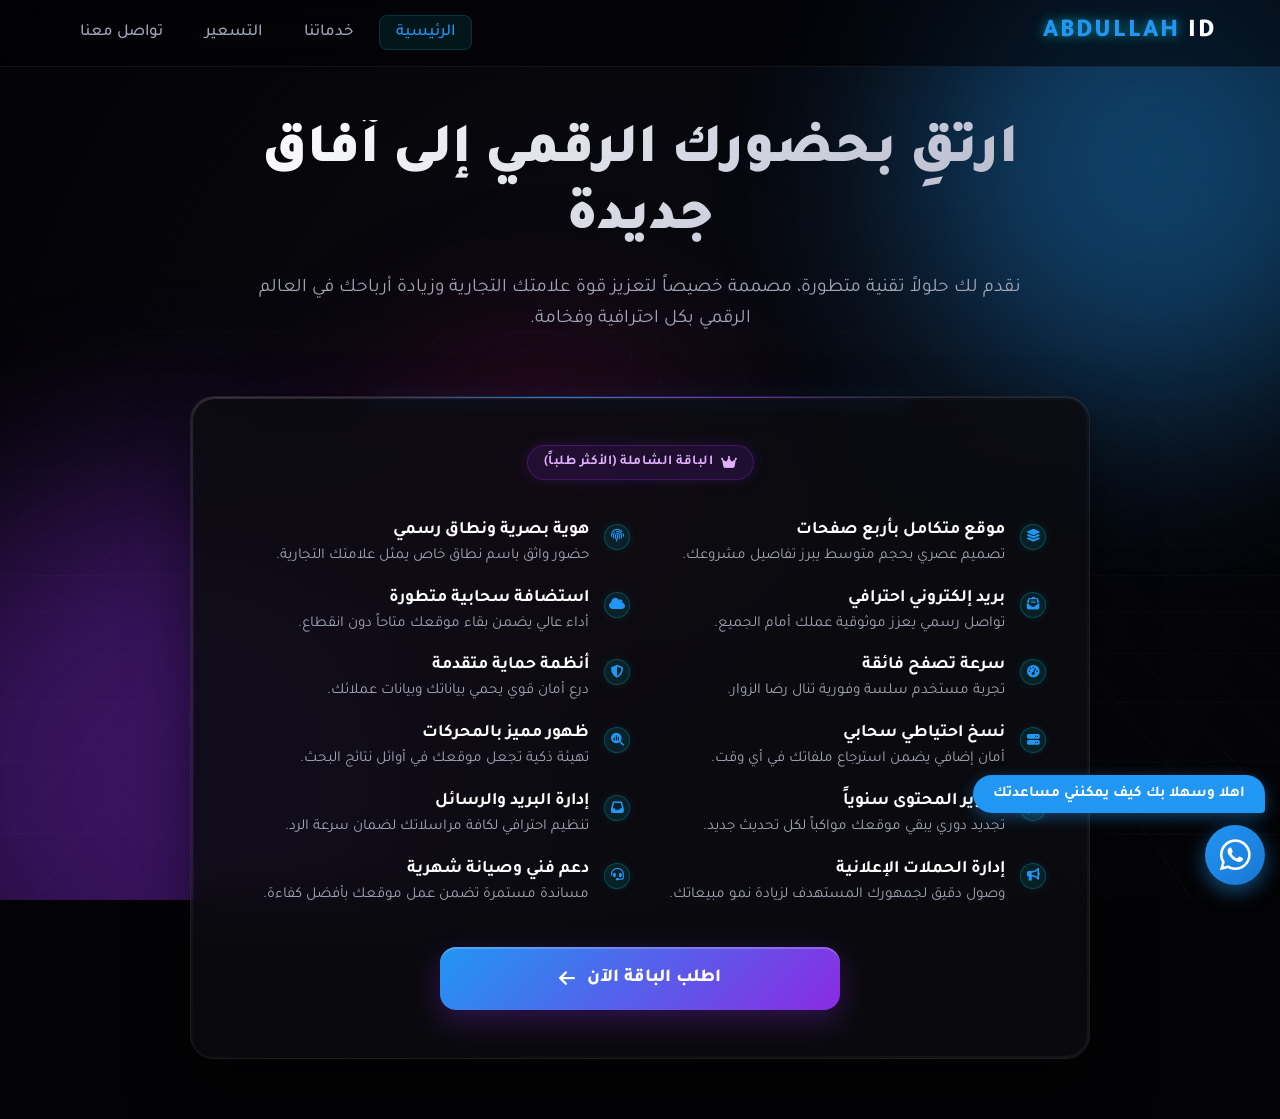
<file: index.html>
<!doctype html>
<html lang="ar" dir="rtl">
  <head>
    <meta charset="UTF-8" />
    <title>ABDULLAH ID | الهوية الرقمية والخدمات التقنية الاحترافية</title>
    <meta
      name="description"
      content="الموقع الرسمي لـ ABDULLAH ID، منصة متخصصة في تقديم الحلول البرمجية المبتكرة، تطوير المواقع الثابتة، وتحسين محركات البحث SEO لضمان حضور رقمي قوي."
    />
    <meta
      name="keywords"
      content="ABDULLAH ID, تطوير مواقع, برمجة, SEO, خدمات تقنية, تصميم مواقع ثابتة, عبدالله اي دي"
    />
    <meta name="author" content="ABDULLAH" />
    <meta name="robots" content="index, follow" />
    <meta name="viewport" content="width=device-width, initial-scale=1.0" />
    <link rel="canonical" href="https://abdullahid.com/" />

    <!-- Open Graph -->
    <meta
      property="og:title"
      content="ABDULLAH ID | الهوية الرقمية والخدمات التقنية الاحترافية"
    />
    <meta
      property="og:description"
      content="الموقع الرسمي لـ ABDULLAH ID، منصة متخصصة في تقديم الحلول البرمجية المبتكرة والخدمات التقنية."
    />
    <meta property="og:image" content="images/preview.jpg" />
    <meta property="og:url" content="https://abdullahid.com" />
    <meta property="og:type" content="website" />

    <!-- Google Search Console -->
    <meta name="google-site-verification" content="googlec8606c62c3909840" />

    <!-- Google Analytics -->
    <script
      async
      src="https://www.googletagmanager.com/gtag/js?id=G-4GL41S1E6L"
    ></script>
    <script>
      window.dataLayer = window.dataLayer || [];
      function gtag() {
        dataLayer.push(arguments);
      }
      gtag("js", new Date());
      gtag("config", "G-4GL41S1E6L");
    </script>

    <!-- Manifest & Favicon -->
    <link rel="manifest" href="manifest.json" />
    <link rel="icon" href="images/favicon.png" type="image/png" />

    <!-- Google Fonts -->
    <link rel="preconnect" href="https://fonts.googleapis.com" />
    <link rel="preconnect" href="https://fonts.gstatic.com" crossorigin />
    <link
      href="https://fonts.googleapis.com/css2?family=Tajawal:wght@400;500;700;800;900&display=swap"
      rel="stylesheet"
    />

    <!-- Font Awesome -->
    <link rel="stylesheet" href="css/all.min.css" />

    <!-- Custom CSS -->
    <link rel="stylesheet" href="css/style.css?v=2.0" />
    <script src="js/script.js" defer></script>
  </head>

  <body>
    <!-- Background Effects -->
    <div class="background-effects">
      <div class="grid-overlay"></div>
      <div class="glow-orb orb-primary"></div>
      <div class="glow-orb orb-secondary"></div>
      <div class="glow-orb orb-tertiary"></div>
    </div>

    <!-- Mobile Overlay -->
    <div class="mobile-overlay" id="mobileOverlay"></div>

    <!-- Global Navigation -->
    <nav class="navbar">
      <ul class="nav-links" id="navLinks">
        <li><a href="index.html" class="active">الرئيسية</a></li>
        <li><a href="services.html">خدماتنا</a></li>
        <li><a href="pricing.html">التسعير</a></li>
        <li><a href="contact.html">تواصل معنا</a></li>
      </ul>
      <a href="index.html" class="nav-brand"><span>ABDULLAH</span> ID</a>
      <button
        class="hamburger"
        id="hamburgerBtn"
        aria-label="فتح القائمة"
        aria-expanded="false"
      >
        <span class="bar"></span>
        <span class="bar"></span>
        <span class="bar"></span>
      </button>
    </nav>

    <main class="page-container">
      <!-- Hero Section -->
      <section class="hero-section">
        <h1 class="hero-title">ارتقِ بحضورك الرقمي إلى آفاق جديدة</h1>
        <p class="hero-subtitle">
          نقدم لك حلولاً تقنية متطورة، مصممة خصيصاً لتعزيز قوة علامتك التجارية
          وزيادة أرباحك في العالم الرقمي بكل احترافية وفخامة.
        </p>
      </section>

      <!-- Main Pricing Card -->
      <section
        class="glass-card home-card"
        aria-label="باقة التحول الرقمي الشامل"
      >
        <div class="card-glow-border"></div>

        <div class="card-inner">
          <header class="card-header">
            <div class="badge-wrapper">
              <span class="premium-badge">
                <i class="fa-solid fa-crown"></i> الباقة الشاملة (الأكثر طلباً)
              </span>
            </div>
          </header>

          <div class="features-grid">
            <div class="feature-item">
              <div class="icon-check">
                <i class="fa-solid fa-layer-group"></i>
              </div>
              <div class="feature-text">
                <strong>موقع متكامل بأربع صفحات</strong>
                <p>تصميم عصري بحجم متوسط يبرز تفاصيل مشروعك.</p>
              </div>
            </div>

            <div class="feature-item">
              <div class="icon-check">
                <i class="fa-solid fa-fingerprint"></i>
              </div>
              <div class="feature-text">
                <strong>هوية بصرية ونطاق رسمي</strong>
                <p>حضور واثق باسم نطاق خاص يمثل علامتك التجارية.</p>
              </div>
            </div>

            <div class="feature-item">
              <div class="icon-check">
                <i class="fa-solid fa-envelope-open-text"></i>
              </div>
              <div class="feature-text">
                <strong>بريد إلكتروني احترافي</strong>
                <p>تواصل رسمي يعزز موثوقية عملك أمام الجميع.</p>
              </div>
            </div>

            <div class="feature-item">
              <div class="icon-check"><i class="fa-solid fa-cloud"></i></div>
              <div class="feature-text">
                <strong>استضافة سحابية متطورة</strong>
                <p>أداء عالي يضمن بقاء موقعك متاحاً دون انقطاع.</p>
              </div>
            </div>

            <div class="feature-item">
              <div class="icon-check">
                <i class="fa-solid fa-gauge-high"></i>
              </div>
              <div class="feature-text">
                <strong>سرعة تصفح فائقة</strong>
                <p>تجربة مستخدم سلسة وفورية تنال رضا الزوار.</p>
              </div>
            </div>

            <div class="feature-item">
              <div class="icon-check">
                <i class="fa-solid fa-shield-halved"></i>
              </div>
              <div class="feature-text">
                <strong>أنظمة حماية متقدمة</strong>
                <p>درع أمان قوي يحمي بياناتك وبيانات عملائك.</p>
              </div>
            </div>

            <div class="feature-item">
              <div class="icon-check"><i class="fa-solid fa-server"></i></div>
              <div class="feature-text">
                <strong>نسخ احتياطي سحابي</strong>
                <p>أمان إضافي يضمن استرجاع ملفاتك في أي وقت.</p>
              </div>
            </div>

            <div class="feature-item">
              <div class="icon-check">
                <i class="fa-solid fa-magnifying-glass-chart"></i>
              </div>
              <div class="feature-text">
                <strong>ظهور مميز بالمحركات</strong>
                <p>تهيئة ذكية تجعل موقعك في أوائل نتائج البحث.</p>
              </div>
            </div>

            <div class="feature-item">
              <div class="icon-check"><i class="fa-solid fa-pen-nib"></i></div>
              <div class="feature-text">
                <strong>تطوير المحتوى سنوياً</strong>
                <p>تجديد دوري يبقي موقعك مواكباً لكل تحديث جديد.</p>
              </div>
            </div>

            <div class="feature-item">
              <div class="icon-check"><i class="fa-solid fa-inbox"></i></div>
              <div class="feature-text">
                <strong>إدارة البريد والرسائل</strong>
                <p>تنظيم احترافي لكافة مراسلاتك لضمان سرعة الرد.</p>
              </div>
            </div>

            <div class="feature-item">
              <div class="icon-check"><i class="fa-solid fa-bullhorn"></i></div>
              <div class="feature-text">
                <strong>إدارة الحملات الإعلانية</strong>
                <p>وصول دقيق لجمهورك المستهدف لزيادة نمو مبيعاتك.</p>
              </div>
            </div>

            <div class="feature-item">
              <div class="icon-check"><i class="fa-solid fa-headset"></i></div>
              <div class="feature-text">
                <strong>دعم فني وصيانة شهرية</strong>
                <p>مساندة مستمرة تضمن عمل موقعك بأفضل كفاءة.</p>
              </div>
            </div>
          </div>

          <footer
            class="card-footer"
            style="text-align: center; margin-top: 30px"
          >
            <a
              href="pricing.html"
              class="cta-btn"
              style="max-width: 400px; margin: 0 auto"
            >
              <span class="btn-text">اطلب الباقة الآن</span>
              <i class="fa-solid fa-arrow-left btn-icon"></i>
              <div class="btn-glow"></div>
            </a>
          </footer>
        </div>
      </section>
    </main>
  </body>
</html>
</file>
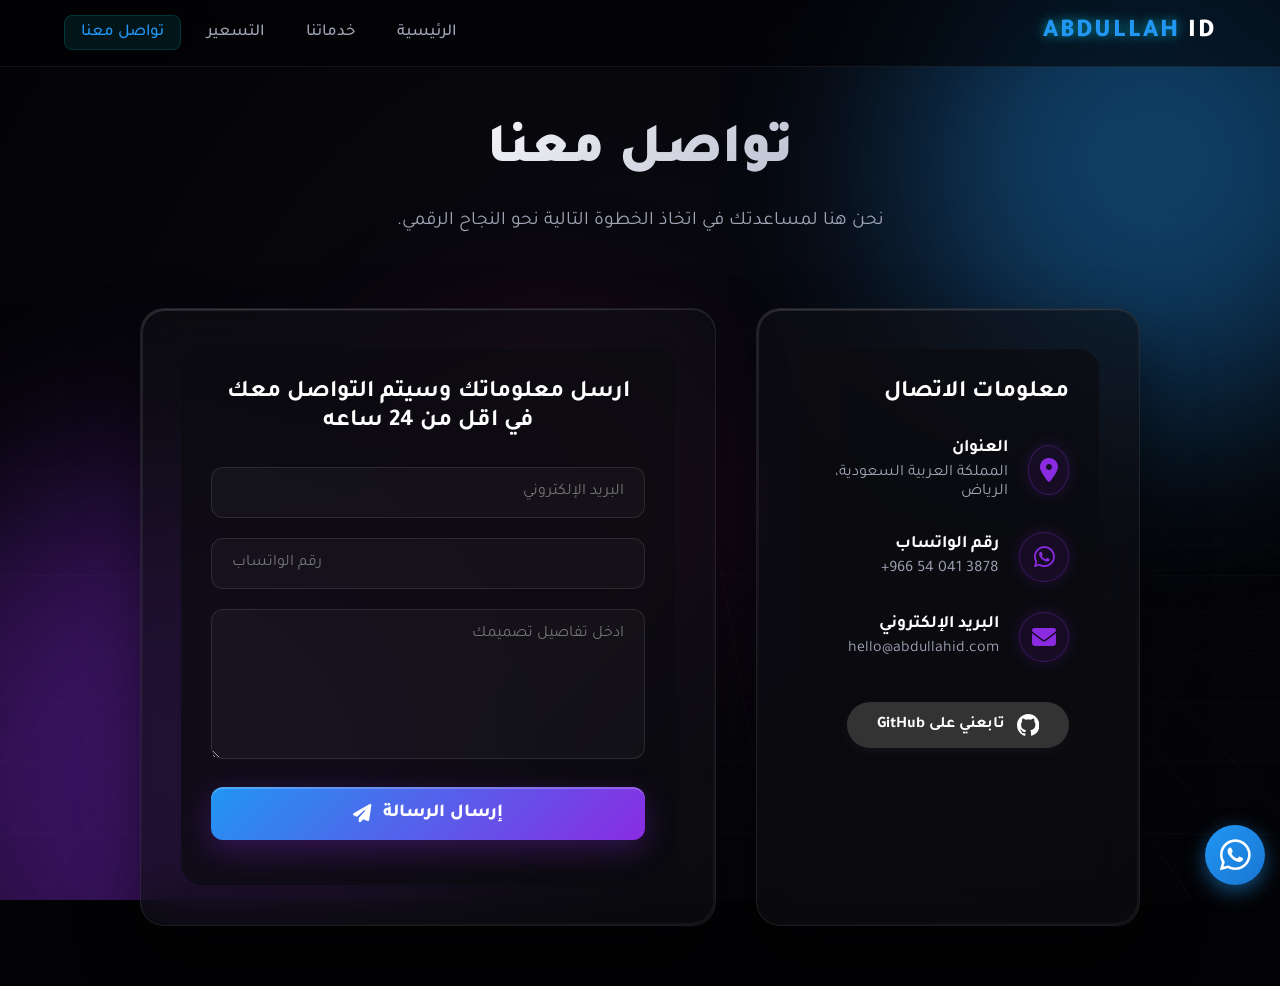
<file: contact.html>
<!doctype html>
<html lang="ar" dir="rtl">
  <head>
    <meta charset="UTF-8" />
    <title>ABDULLAH ID | الهوية الرقمية والخدمات التقنية الاحترافية</title>
    <meta
      name="description"
      content="الموقع الرسمي لـ ABDULLAH ID، منصة متخصصة في تقديم الحلول البرمجية المبتكرة، تطوير المواقع الثابتة، وتحسين محركات البحث SEO لضمان حضور رقمي قوي."
    />
    <meta
      name="keywords"
      content="ABDULLAH ID, تطوير مواقع, برمجة, SEO, خدمات تقنية, تصميم مواقع ثابتة, عبدالله اي دي"
    />
    <meta name="author" content="ABDULLAH" />
    <meta name="robots" content="index, follow" />
    <meta name="viewport" content="width=device-width, initial-scale=1.0" />
    <link rel="canonical" href="https://abdullahid.com/contact.html" />

    <!-- Open Graph -->
    <meta
      property="og:title"
      content="ABDULLAH ID | الهوية الرقمية والخدمات التقنية الاحترافية"
    />
    <meta
      property="og:description"
      content="الموقع الرسمي لـ ABDULLAH ID، منصة متخصصة في تقديم الحلول البرمجية المبتكرة والخدمات التقنية."
    />
    <meta property="og:image" content="images/preview.jpg" />
    <meta property="og:url" content="https://abdullahid.com" />
    <meta property="og:type" content="website" />

    <!-- Google Search Console -->
    <meta name="google-site-verification" content="googlec8606c62c3909840" />

    <!-- Google Analytics -->
    <script
      async
      src="https://www.googletagmanager.com/gtag/js?id=G-4GL41S1E6L"
    ></script>
    <script>
      window.dataLayer = window.dataLayer || [];
      function gtag() {
        dataLayer.push(arguments);
      }
      gtag("js", new Date());
      gtag("config", "G-4GL41S1E6L");
    </script>

    <!-- Manifest & Favicon -->
    <link rel="manifest" href="manifest.json" />
    <link rel="icon" href="images/favicon.png" type="image/png" />

    <!-- Google Fonts -->
    <link rel="preconnect" href="https://fonts.googleapis.com" />
    <link rel="preconnect" href="https://fonts.gstatic.com" crossorigin />
    <link
      href="https://fonts.googleapis.com/css2?family=Tajawal:wght@400;500;700;800;900&display=swap"
      rel="stylesheet"
    />

    <!-- Font Awesome -->
    <link rel="stylesheet" href="css/all.min.css" />

    <!-- Custom CSS -->
    <link rel="stylesheet" href="css/style.css?v=2.0" />
    <script src="js/script.js" defer></script>
  </head>

  <body>
    <div class="background-effects">
      <div class="grid-overlay"></div>
      <div class="glow-orb orb-primary"></div>
      <div class="glow-orb orb-secondary"></div>
      <div class="glow-orb orb-tertiary"></div>
    </div>

    <!-- Mobile Overlay -->
    <div class="mobile-overlay" id="mobileOverlay"></div>

    <!-- Global Navigation -->
    <nav class="navbar">
      <ul class="nav-links" id="navLinks">
        <li><a href="index.html">الرئيسية</a></li>
        <li><a href="services.html">خدماتنا</a></li>
        <li><a href="pricing.html">التسعير</a></li>
        <li><a href="contact.html" class="active">تواصل معنا</a></li>
      </ul>
      <a href="index.html" class="nav-brand"><span>ABDULLAH</span> ID</a>
      <button
        class="hamburger"
        id="hamburgerBtn"
        aria-label="فتح القائمة"
        aria-expanded="false"
      >
        <span class="bar"></span>
        <span class="bar"></span>
        <span class="bar"></span>
      </button>
    </nav>

    <main class="page-container">
      <div class="services-header">
        <h1 class="hero-title">تواصل معنا</h1>
        <p class="hero-subtitle">
          نحن هنا لمساعدتك في اتخاذ الخطوة التالية نحو النجاح الرقمي.
        </p>
      </div>

      <div class="contact-wrapper">
        <!-- Contact Info -->
        <div class="glass-card contact-info-card">
          <div class="card-inner" style="padding: 30px">
            <h3 style="color: #fff; font-size: 1.5rem; margin-bottom: 30px">
              معلومات الاتصال
            </h3>

            <div class="contact-info-item">
              <div class="contact-info-icon">
                <i class="fa-solid fa-location-dot"></i>
              </div>
              <div class="contact-info-text">
                <h4>العنوان</h4>
                <p>المملكة العربية السعودية، الرياض</p>
              </div>
            </div>

            <div class="contact-info-item">
              <div class="contact-info-icon">
                <i class="fa-brands fa-whatsapp"></i>
              </div>
              <div class="contact-info-text">
                <h4>رقم الواتساب</h4>
                <p dir="ltr" style="text-align: right">
                  <a
                    href="https://wa.me/966540413878"
                    style="
                      color: var(--text-muted);
                      text-decoration: none;
                      transition: 0.3s;
                    "
                    target="_blank"
                    >+966 54 041 3878</a
                  >
                </p>
              </div>
            </div>

            <div class="contact-info-item">
              <div class="contact-info-icon">
                <i class="fa-solid fa-envelope"></i>
              </div>
              <div class="contact-info-text">
                <h4>البريد الإلكتروني</h4>
                <p>
                  <a
                    href="mailto:hello@abdullahid.com"
                    style="
                      color: var(--text-muted);
                      text-decoration: none;
                      transition: 0.3s;
                    "
                    >hello@abdullahid.com</a
                  >
                </p>
              </div>
            </div>

            <div style="margin-top: 40px">
              <div class="github-container">
                <a
                  href="https://github.com/abdullah-id-eng"
                  class="github-bar-button"
                  target="_blank"
                >
                  <svg
                    xmlns="http://www.w3.org/2000/svg"
                    width="1.4rem"
                    height="1.4rem"
                    fill="currentColor"
                    viewBox="0 0 16 16"
                  >
                    <path
                      d="M8 0C3.58 0 0 3.58 0 8c0 3.54 2.29 6.53 5.47 7.59.4.07.55-.17.55-.38 0-.19-.01-.82-.01-1.49-2.01.37-2.53-.49-2.69-.94-.09-.23-.48-.94-.82-1.13-.28-.15-.68-.52-.01-.53.63-.01 1.08.58 1.23.82.72 1.21 1.87.87 2.33.66.07-.52.28-.87.51-1.07-1.78-.2-3.64-.89-3.64-3.95 0-.87.31-1.59.82-2.15-.08-.2-.36-1.02.08-2.12 0 0 .67-.21 2.2.82.64-.18 1.32-.27 2-.27s1.36.09 2 .27c1.53-1.04 2.2-.82 2.2-.82.44 1.1.16 1.92.08 2.12.51.56.82 1.27.82 2.15 0 3.07-1.87 3.75-3.65 3.95.29.25.54.73.54 1.48 0 1.07-.01 1.93-.01 2.2 0 .21.15.46.55.38A8.01 8.01 0 0 0 16 8c0-4.42-3.58-8-8-8"
                    />
                  </svg>
                  <span>تابعني على GitHub</span>
                </a>
              </div>
            </div>
          </div>
        </div>

        <!-- Contact Form -->
        <div class="glass-card contact-form-card">
          <div class="card-inner" style="padding: 30px">
            <h3
              style="
                color: #fff;
                font-size: 1.5rem;
                margin-bottom: 30px;
                text-align: center;
              "
            >
              ارسل معلوماتك وسيتم التواصل معك في اقل من 24 ساعه
            </h3>

            <form
              action="https://formspree.io/f/xnjoevqk"
              method="POST"
              id="contactForm"
            >
              <div class="form-group">
                <input
                  type="email"
                  name="email"
                  id="email"
                  class="form-control"
                  placeholder="البريد الإلكتروني"
                  required
                />
              </div>

              <div class="form-group">
                <input
                  type="tel"
                  name="whatsapp"
                  id="whatsapp"
                  class="form-control"
                  placeholder="رقم الواتساب"
                  required
                />
              </div>

              <div class="form-group">
                <textarea
                  name="message"
                  id="message"
                  class="form-control"
                  placeholder="ادخل تفاصيل تصميمك"
                  required
                ></textarea>
              </div>

              <button
                type="submit"
                class="cta-btn"
                style="
                  border-radius: 12px;
                  padding: 15px;
                  width: 100%;
                  border: none;
                  cursor: pointer;
                "
              >
                <span class="btn-text">إرسال الرسالة</span>
                <i class="fa-solid fa-paper-plane btn-icon"></i>
                <div class="btn-glow"></div>
              </button>
            </form>

            <div
              id="formStatus"
              style="
                text-align: center;
                margin-top: 15px;
                font-weight: bold;
                font-size: 14px;
                color: #fff;
              "
            ></div>

            <script>
              const contactForm = document.getElementById("contactForm");
              const statusDiv = document.getElementById("formStatus");

              contactForm.addEventListener("submit", async (e) => {
                e.preventDefault();

                statusDiv.innerHTML = "⏳ جاري الإرسال...";
                statusDiv.style.color = "#2196F3";

                const formData = new FormData(contactForm);

                try {
                  const response = await fetch(contactForm.action, {
                    method: "POST",
                    body: formData,
                    headers: { Accept: "application/json" },
                  });

                  if (response.ok) {
                    statusDiv.innerHTML =
                      "✅ تم استلام رسالتك بنجاح! شكراً لك.";
                    statusDiv.style.color = "#4caf50";
                    contactForm.reset();
                  } else {
                    statusDiv.innerHTML =
                      "❌ فشل الإرسال: لم يتم استلام الرسالة. حاول مرة أخرى.";
                    statusDiv.style.color = "#f44336";
                  }
                } catch (error) {
                  statusDiv.innerHTML =
                    "❌ خطأ في الاتصال. تأكد من الإنترنت وحاول مجدداً.";
                  statusDiv.style.color = "#f44336";
                }

                setTimeout(() => {
                  statusDiv.innerHTML = "";
                }, 5000);
              });
            </script>
          </div>
        </div>
      </div>
    </main>
  </body>
</html>
</file>
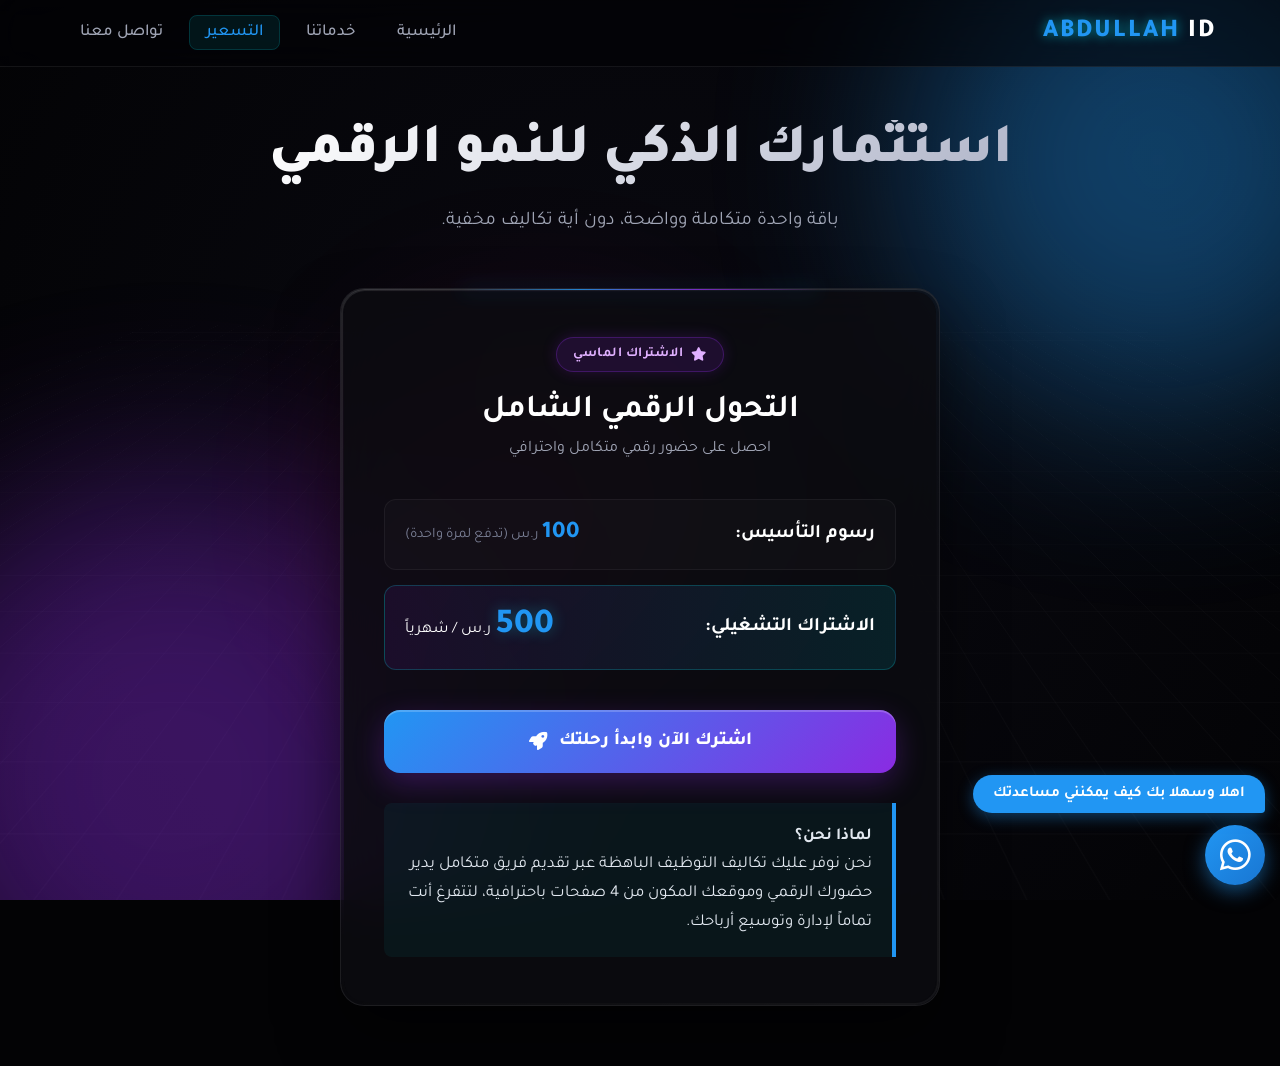
<file: pricing.html>
<!doctype html>
<html lang="ar" dir="rtl">
  <head>
    <meta charset="UTF-8" />
    <title>ABDULLAH ID | الهوية الرقمية والخدمات التقنية الاحترافية</title>
    <meta
      name="description"
      content="الموقع الرسمي لـ ABDULLAH ID، منصة متخصصة في تقديم الحلول البرمجية المبتكرة، تطوير المواقع الثابتة، وتحسين محركات البحث SEO لضمان حضور رقمي قوي."
    />
    <meta
      name="keywords"
      content="ABDULLAH ID, تطوير مواقع, برمجة, SEO, خدمات تقنية, تصميم مواقع ثابتة, عبدالله اي دي"
    />
    <meta name="author" content="ABDULLAH" />
    <meta name="robots" content="index, follow" />
    <meta name="viewport" content="width=device-width, initial-scale=1.0" />
    <link rel="canonical" href="https://abdullahid.com/pricing.html" />

    <!-- Open Graph -->
    <meta
      property="og:title"
      content="ABDULLAH ID | الهوية الرقمية والخدمات التقنية الاحترافية"
    />
    <meta
      property="og:description"
      content="الموقع الرسمي لـ ABDULLAH ID، منصة متخصصة في تقديم الحلول البرمجية المبتكرة والخدمات التقنية."
    />
    <meta property="og:image" content="images/preview.jpg" />
    <meta property="og:url" content="https://abdullahid.com" />
    <meta property="og:type" content="website" />

    <!-- Google Search Console -->
    <meta name="google-site-verification" content="googlec8606c62c3909840" />

    <!-- Google Analytics -->
    <script
      async
      src="https://www.googletagmanager.com/gtag/js?id=G-4GL41S1E6L"
    ></script>
    <script>
      window.dataLayer = window.dataLayer || [];
      function gtag() {
        dataLayer.push(arguments);
      }
      gtag("js", new Date());
      gtag("config", "G-4GL41S1E6L");
    </script>

    <!-- Manifest & Favicon -->
    <link rel="manifest" href="manifest.json" />
    <link rel="icon" href="images/favicon.png" type="image/png" />

    <!-- Google Fonts -->
    <link rel="preconnect" href="https://fonts.googleapis.com" />
    <link rel="preconnect" href="https://fonts.gstatic.com" crossorigin />
    <link
      href="https://fonts.googleapis.com/css2?family=Tajawal:wght@400;500;700;800;900&display=swap"
      rel="stylesheet"
    />

    <!-- Font Awesome -->
    <link rel="stylesheet" href="css/all.min.css" />

    <!-- Custom CSS -->
    <link rel="stylesheet" href="css/style.css" />
    <script src="js/script.js" defer></script>
  </head>
  <body>
    <div class="background-effects">
      <div class="grid-overlay"></div>
      <div class="glow-orb orb-primary"></div>
      <div class="glow-orb orb-secondary"></div>
      <div class="glow-orb orb-tertiary"></div>
    </div>

    <!-- Mobile Overlay -->
    <div class="mobile-overlay" id="mobileOverlay"></div>

    <!-- Global Navigation -->
    <nav class="navbar">
      <ul class="nav-links" id="navLinks">
        <li><a href="index.html">الرئيسية</a></li>
        <li><a href="services.html">خدماتنا</a></li>
        <li><a href="pricing.html" class="active">التسعير</a></li>
        <li><a href="contact.html">تواصل معنا</a></li>
      </ul>
      <a href="index.html" class="nav-brand"><span>ABDULLAH</span> ID</a>
      <button
        class="hamburger"
        id="hamburgerBtn"
        aria-label="فتح القائمة"
        aria-expanded="false"
      >
        <span class="bar"></span>
        <span class="bar"></span>
        <span class="bar"></span>
      </button>
    </nav>

    <main class="page-container">
      <div class="services-header">
        <h1 class="hero-title">استثمارك الذكي للنمو الرقمي</h1>
        <p class="hero-subtitle">
          باقة واحدة متكاملة وواضحة، دون أية تكاليف مخفية.
        </p>
      </div>

      <section class="glass-card pricing-page-card" aria-label="خطة التسعير">
        <div class="card-glow-border"></div>
        <div class="card-inner">
          <div class="badge-wrapper">
            <span class="premium-badge">
              <i class="fa-solid fa-star"></i> الاشتراك الماسي
            </span>
          </div>

          <h2 style="font-size: 2rem; margin-bottom: 10px; color: #fff">
            التحول الرقمي الشامل
          </h2>
          <p style="color: var(--text-muted); margin-bottom: 30px">
            احصل على حضور رقمي متكامل واحترافي
          </p>

          <div class="pricing-amounts">
            <div class="price-row">
              <span class="price-label">رسوم التأسيس:</span>
              <div>
                <span class="price-value">100</span>
                <span style="color: var(--text-darker); font-size: 0.9rem"
                  >ر.س (تدفع لمرة واحدة)</span
                >
              </div>
            </div>

            <div class="price-row monthly">
              <span class="price-label">الاشتراك التشغيلي:</span>
              <div>
                <span class="price-value">500</span>
                <span style="color: var(--text-main); font-size: 1rem"
                  >ر.س / شهرياً</span
                >
              </div>
            </div>
          </div>

          <a href="contact.html" class="cta-btn">
            <span class="btn-text">اشترك الآن وابدأ رحلتك</span>
            <i class="fa-solid fa-rocket btn-icon"></i>
            <div class="btn-glow"></div>
          </a>

          <div class="persuasive-text">
            <strong>لماذا نحن؟</strong><br />
            نحن نوفر عليك تكاليف التوظيف الباهظة عبر تقديم فريق متكامل يدير
            حضورك الرقمي وموقعك المكون من 4 صفحات باحترافية، لتتفرغ أنت تماماً
            لإدارة وتوسيع أرباحك.
          </div>
        </div>
      </section>
    </main>
  </body>
</html>
</file>
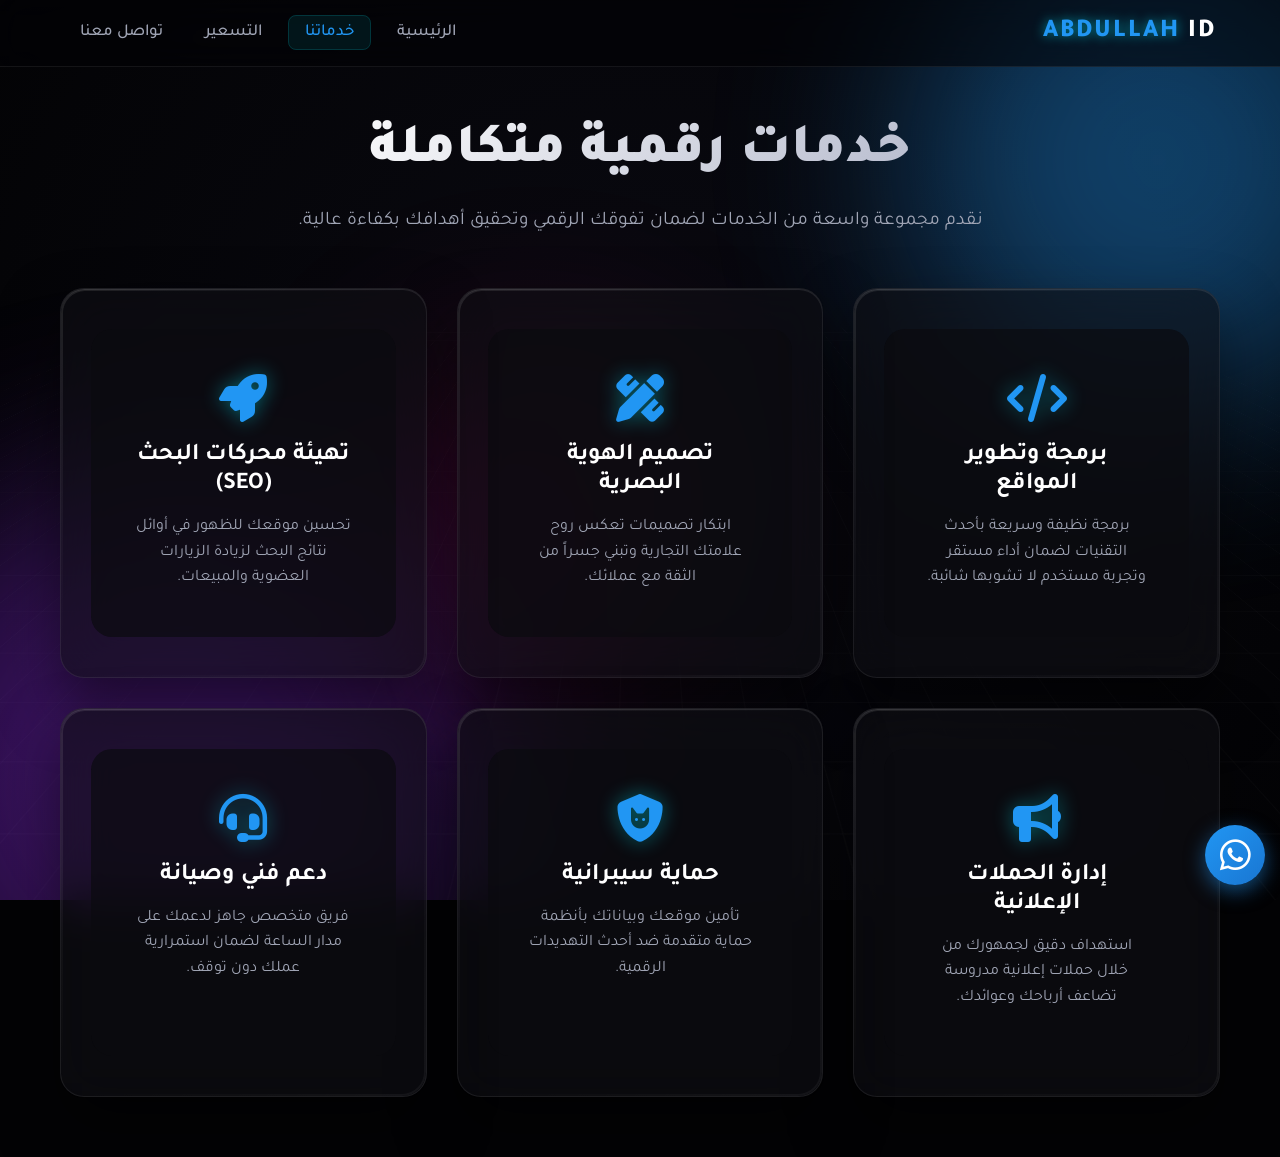
<file: services.html>
<!doctype html>
<html lang="ar" dir="rtl">
  <head>
    <meta charset="UTF-8" />
    <title>ABDULLAH ID | الهوية الرقمية والخدمات التقنية الاحترافية</title>
    <meta
      name="description"
      content="الموقع الرسمي لـ ABDULLAH ID، منصة متخصصة في تقديم الحلول البرمجية المبتكرة، تطوير المواقع الثابتة، وتحسين محركات البحث SEO لضمان حضور رقمي قوي."
    />
    <meta
      name="keywords"
      content="ABDULLAH ID, تطوير مواقع, برمجة, SEO, خدمات تقنية, تصميم مواقع ثابتة, عبدالله اي دي"
    />
    <meta name="author" content="ABDULLAH" />
    <meta name="robots" content="index, follow" />
    <meta name="viewport" content="width=device-width, initial-scale=1.0" />
    <link rel="canonical" href="https://abdullahid.com/services.html" />

    <!-- Open Graph -->
    <meta
      property="og:title"
      content="ABDULLAH ID | الهوية الرقمية والخدمات التقنية الاحترافية"
    />
    <meta
      property="og:description"
      content="الموقع الرسمي لـ ABDULLAH ID، منصة متخصصة في تقديم الحلول البرمجية المبتكرة والخدمات التقنية."
    />
    <meta property="og:image" content="images/preview.jpg" />
    <meta property="og:url" content="https://abdullahid.com" />
    <meta property="og:type" content="website" />

    <!-- Google Search Console -->
    <meta name="google-site-verification" content="googlec8606c62c3909840" />

    <!-- Google Analytics -->
    <script
      async
      src="https://www.googletagmanager.com/gtag/js?id=G-4GL41S1E6L"
    ></script>
    <script>
      window.dataLayer = window.dataLayer || [];
      function gtag() {
        dataLayer.push(arguments);
      }
      gtag("js", new Date());
      gtag("config", "G-4GL41S1E6L");
    </script>

    <!-- Manifest & Favicon -->
    <link rel="manifest" href="manifest.json" />
    <link rel="icon" href="images/favicon.png" type="image/png" />

    <!-- Google Fonts -->
    <link rel="preconnect" href="https://fonts.googleapis.com" />
    <link rel="preconnect" href="https://fonts.gstatic.com" crossorigin />
    <link
      href="https://fonts.googleapis.com/css2?family=Tajawal:wght@400;500;700;800;900&display=swap"
      rel="stylesheet"
    />

    <!-- Font Awesome -->
    <link rel="stylesheet" href="css/all.min.css" />

    <!-- Custom CSS -->
    <link rel="stylesheet" href="css/style.css" />
    <script src="js/script.js" defer></script>
  </head>
  <body>
    <div class="background-effects">
      <div class="grid-overlay"></div>
      <div class="glow-orb orb-primary"></div>
      <div class="glow-orb orb-secondary"></div>
      <div class="glow-orb orb-tertiary"></div>
    </div>

    <!-- Mobile Overlay -->
    <div class="mobile-overlay" id="mobileOverlay"></div>

    <!-- Global Navigation -->
    <nav class="navbar">
      <ul class="nav-links" id="navLinks">
        <li><a href="index.html">الرئيسية</a></li>
        <li><a href="services.html" class="active">خدماتنا</a></li>
        <li><a href="pricing.html">التسعير</a></li>
        <li><a href="contact.html">تواصل معنا</a></li>
      </ul>
      <a href="index.html" class="nav-brand"><span>ABDULLAH</span> ID</a>
      <button
        class="hamburger"
        id="hamburgerBtn"
        aria-label="فتح القائمة"
        aria-expanded="false"
      >
        <span class="bar"></span>
        <span class="bar"></span>
        <span class="bar"></span>
      </button>
    </nav>

    <main class="page-container">
      <div class="services-header">
        <h1 class="hero-title">خدمات رقمية متكاملة</h1>
        <p class="hero-subtitle">
          نقدم مجموعة واسعة من الخدمات لضمان تفوقك الرقمي وتحقيق أهدافك بكفاءة
          عالية.
        </p>
      </div>

      <div class="services-grid">
        <div class="glass-card service-card">
          <div class="card-inner">
            <i class="fa-solid fa-code service-icon"></i>
            <h3>برمجة وتطوير المواقع</h3>
            <p>
              برمجة نظيفة وسريعة بأحدث التقنيات لضمان أداء مستقر وتجربة مستخدم
              لا تشوبها شائبة.
            </p>
          </div>
        </div>

        <div class="glass-card service-card">
          <div class="card-inner">
            <i class="fa-solid fa-pen-ruler service-icon"></i>
            <h3>تصميم الهوية البصرية</h3>
            <p>
              ابتكار تصميمات تعكس روح علامتك التجارية وتبني جسراً من الثقة مع
              عملائك.
            </p>
          </div>
        </div>

        <div class="glass-card service-card">
          <div class="card-inner">
            <i class="fa-solid fa-rocket service-icon"></i>
            <h3>تهيئة محركات البحث (SEO)</h3>
            <p>
              تحسين موقعك للظهور في أوائل نتائج البحث لزيادة الزيارات العضوية
              والمبيعات.
            </p>
          </div>
        </div>

        <div class="glass-card service-card">
          <div class="card-inner">
            <i class="fa-solid fa-bullhorn service-icon"></i>
            <h3>إدارة الحملات الإعلانية</h3>
            <p>
              استهداف دقيق لجمهورك من خلال حملات إعلانية مدروسة تضاعف أرباحك
              وعوائدك.
            </p>
          </div>
        </div>

        <div class="glass-card service-card">
          <div class="card-inner">
            <i class="fa-solid fa-shield-cat service-icon"></i>
            <h3>حماية سيبرانية</h3>
            <p>
              تأمين موقعك وبياناتك بأنظمة حماية متقدمة ضد أحدث التهديدات
              الرقمية.
            </p>
          </div>
        </div>

        <div class="glass-card service-card">
          <div class="card-inner">
            <i class="fa-solid fa-headset service-icon"></i>
            <h3>دعم فني وصيانة</h3>
            <p>
              فريق متخصص جاهز لدعمك على مدار الساعة لضمان استمرارية عملك دون
              توقف.
            </p>
          </div>
        </div>
      </div>
    </main>
  </body>
</html>
</file>
<file: css/style.css>
/* ====== CSS Variables & Base ====== */
:root {
  --bg-dark: #030305;
  --card-bg: rgba(15, 15, 20, 0.6);
  --card-border: rgba(255, 255, 255, 0.08);

  --neon-blue: #2196f3;
  --primary-color: #2196f3;
  --secondary-color: #1976d2;
  --neon-purple: #8a2be2;
  --neon-pink: #ff007f;

  --text-main: #ffffff;
  --text-muted: #a0a5b5;
  --text-darker: #7a7f95;

  --glass-blur: blur(24px);
  --transition-smooth: all 0.4s cubic-bezier(0.25, 0.8, 0.25, 1);
}

* {
  margin: 0;
  padding: 0;
  box-sizing: border-box;
  font-family: "Tajawal", sans-serif;
}

body {
  background-color: var(--bg-dark);
  color: var(--text-main);
  min-height: 100vh;
  overflow-x: hidden;
  position: relative;
  display: flex;
  flex-direction: column;
}

/* ====== Background Animations ====== */
.background-effects {
  position: fixed;
  top: 0;
  left: 0;
  width: 100vw;
  height: 100vh;
  z-index: -1;
  overflow: hidden;
  background: radial-gradient(circle at center, #0a0a12 0%, #030305 100%);
}

.grid-overlay {
  position: absolute;
  width: 200%;
  height: 200%;
  top: -50%;
  left: -50%;
  background-image:
    linear-gradient(rgba(255, 255, 255, 0.03) 1px, transparent 1px),
    linear-gradient(90deg, rgba(255, 255, 255, 0.03) 1px, transparent 1px);
  background-size: 60px 60px;
  transform: perspective(600px) rotateX(60deg) translateY(-100px)
    translateZ(-200px);
  animation: gridAnimation 20s linear infinite;
  opacity: 0.6;
}

@keyframes gridAnimation {
  0% {
    transform: perspective(600px) rotateX(60deg) translateY(0)
      translateZ(-200px);
  }
  100% {
    transform: perspective(600px) rotateX(60deg) translateY(60px)
      translateZ(-200px);
  }
}

.glow-orb {
  position: absolute;
  border-radius: 50%;
  filter: blur(100px);
  opacity: 0.4;
  animation: orbFloat 10s ease-in-out infinite alternate;
}

.orb-primary {
  width: 500px;
  height: 500px;
  background: var(--neon-blue);
  top: -10%;
  right: -10%;
}

.orb-secondary {
  width: 600px;
  height: 600px;
  background: var(--neon-purple);
  bottom: -20%;
  left: -10%;
  animation-delay: -3s;
}

.orb-tertiary {
  width: 300px;
  height: 300px;
  background: var(--neon-pink);
  top: 40%;
  left: 30%;
  opacity: 0.2;
  animation-delay: -7s;
}

@keyframes orbFloat {
  0% {
    transform: translate(0, 0) scale(1);
  }
  50% {
    transform: translate(30px, -50px) scale(1.1);
  }
  100% {
    transform: translate(-30px, 30px) scale(0.9);
  }
}

/* ====== Hamburger Menu ====== */
.hamburger {
  display: none;
  flex-direction: column;
  justify-content: center;
  align-items: center;
  gap: 5px;
  width: 40px;
  height: 40px;
  cursor: pointer;
  background: rgba(255, 255, 255, 0.05);
  border: 1px solid rgba(255, 255, 255, 0.1);
  border-radius: 10px;
  padding: 8px;
  transition: var(--transition-smooth);
  z-index: 200;
}

.hamburger:hover {
  background: rgba(0, 240, 255, 0.1);
  border-color: rgba(0, 240, 255, 0.3);
}

.hamburger .bar {
  width: 22px;
  height: 2px;
  background: #fff;
  border-radius: 4px;
  transition: all 0.35s cubic-bezier(0.25, 0.8, 0.25, 1);
  transform-origin: center;
}

/* Hamburger Open Animation */
.hamburger.open .bar:nth-child(1) {
  transform: translateY(7px) rotate(45deg);
  background: var(--neon-blue);
}
.hamburger.open .bar:nth-child(2) {
  opacity: 0;
  transform: scaleX(0);
}
.hamburger.open .bar:nth-child(3) {
  transform: translateY(-7px) rotate(-45deg);
  background: var(--neon-blue);
}

/* Mobile Overlay */
.mobile-overlay {
  display: none;
  position: fixed;
  inset: 0;
  background: rgba(0, 0, 0, 0.6);
  z-index: 149;
  backdrop-filter: blur(4px);
  opacity: 0;
  transition: opacity 0.3s ease;
}

.mobile-overlay.show {
  display: block;
  opacity: 1;
}

/* ====== Navbar ====== */
.navbar {
  width: 100%;
  padding: 18px 5%;
  display: flex;
  flex-direction: row-reverse;
  justify-content: space-between;
  align-items: center;
  background: rgba(3, 3, 5, 0.6);
  backdrop-filter: blur(16px);
  -webkit-backdrop-filter: blur(16px);
  border-bottom: 1px solid rgba(255, 255, 255, 0.07);
  position: fixed;
  top: 0;
  z-index: 150;
}

.nav-brand {
  font-size: 1.6rem;
  font-weight: 900;
  color: #fff;
  letter-spacing: 2px;
  text-decoration: none;
  white-space: nowrap;
}
.nav-brand span {
  color: var(--neon-blue);
  text-shadow: 0 0 12px rgba(0, 240, 255, 0.6);
}

.nav-links {
  list-style: none;
  display: flex;
  gap: 10px;
}

.nav-links li a {
  text-decoration: none;
  color: var(--text-muted);
  font-weight: 500;
  font-size: 1.05rem;
  padding: 8px 16px;
  border-radius: 8px;
  transition: var(--transition-smooth);
}

.nav-links li a:hover,
.nav-links li a.active {
  color: #fff;
  background: rgba(255, 255, 255, 0.06);
}

.nav-links li a.active {
  color: var(--neon-blue);
  background: rgba(0, 240, 255, 0.08);
  border: 1px solid rgba(0, 240, 255, 0.15);
}

/* ====== Layout ====== */
.page-container {
  position: relative;
  width: 100%;
  max-width: 1200px;
  margin: 0 auto;
  padding: 120px 20px 60px; /* offset for navbar */
  flex: 1;
  display: flex;
  flex-direction: column;
  align-items: center;
  z-index: 10;
}

/* ====== Hero Section ====== */
.hero-section {
  text-align: center;
  margin-bottom: 60px;
  max-width: 800px;
}

.hero-title {
  font-size: 3.5rem;
  font-weight: 900;
  margin-bottom: 20px;
  background: linear-gradient(135deg, #ffffff 0%, #b0b5c9 100%);
  -webkit-background-clip: text;
  -webkit-text-fill-color: transparent;
  line-height: 1.2;
}

.hero-subtitle {
  font-size: 1.2rem;
  color: var(--text-muted);
  line-height: 1.6;
}

/* ====== Shared Card Styles ====== */
.glass-card {
  position: relative;
  background: var(--card-bg);
  border: 1px solid var(--card-border);
  border-radius: 24px;
  padding: 3px;
  backdrop-filter: var(--glass-blur);
  -webkit-backdrop-filter: var(--glass-blur);
  box-shadow:
    0 30px 60px rgba(0, 0, 0, 0.5),
    inset 0 1px 0 rgba(255, 255, 255, 0.1);
  transform-style: preserve-3d;
  transition: var(--transition-smooth);
  width: 100%;
}

.glass-card::before {
  content: "";
  position: absolute;
  inset: 0;
  border-radius: 24px;
  padding: 2px;
  background: linear-gradient(
    135deg,
    rgba(255, 255, 255, 0.1) 0%,
    rgba(255, 255, 255, 0) 50%,
    rgba(255, 255, 255, 0.05) 100%
  );
  -webkit-mask:
    linear-gradient(#fff 0 0) content-box,
    linear-gradient(#fff 0 0);
  -webkit-mask-composite: xor;
  mask-composite: exclude;
  pointer-events: none;
}

.card-inner {
  background: rgba(10, 10, 15, 0.7);
  border-radius: 21px;
  padding: 45px 40px;
  height: 100%;
}

.card-glow-border {
  position: absolute;
  top: 0;
  left: 20%;
  width: 60%;
  height: 1px;
  background: linear-gradient(
    90deg,
    transparent,
    var(--neon-blue),
    var(--neon-purple),
    transparent
  );
  opacity: 0.8;
  box-shadow: 0 0 20px var(--neon-blue);
}

/* ====== Home Pricing Card ====== */
.home-card {
  max-width: 900px; /* Wider for 2 columns */
}

.home-card:hover {
  transform: translateY(-8px) scale(1.01);
  box-shadow:
    0 40px 80px rgba(0, 0, 0, 0.6),
    0 0 40px rgba(0, 240, 255, 0.15),
    inset 0 1px 0 rgba(255, 255, 255, 0.2);
}

.badge-wrapper {
  margin-bottom: 20px;
  text-align: center;
}

.premium-badge {
  display: inline-flex;
  align-items: center;
  gap: 8px;
  padding: 8px 16px;
  background: rgba(138, 43, 226, 0.15);
  border: 1px solid rgba(138, 43, 226, 0.3);
  color: #e0b0ff;
  border-radius: 30px;
  font-size: 0.85rem;
  font-weight: 700;
  letter-spacing: 0.5px;
  box-shadow: 0 0 15px rgba(138, 43, 226, 0.2);
}

.features-grid {
  display: grid;
  grid-template-columns: 1fr 1fr;
  gap: 20px;
  margin: 40px 0;
}

.feature-item {
  display: flex;
  align-items: flex-start;
  gap: 15px;
  transition: var(--transition-smooth);
}

.feature-item:hover {
  transform: translateX(-5px);
}

.icon-check {
  width: 26px;
  height: 26px;
  border-radius: 50%;
  background: rgba(0, 240, 255, 0.1);
  border: 1px solid rgba(0, 240, 255, 0.2);
  display: flex;
  justify-content: center;
  align-items: center;
  color: var(--neon-blue);
  font-size: 0.8rem;
  flex-shrink: 0;
  margin-top: 4px;
  box-shadow: 0 0 10px rgba(0, 240, 255, 0.1);
}

.feature-text strong {
  color: #fff;
  display: block;
  font-size: 1.1rem;
  margin-bottom: 4px;
}

.feature-text p {
  font-size: 0.95rem;
  color: var(--text-muted);
  line-height: 1.5;
}

/* ====== CTA Button ====== */
.cta-btn {
  position: relative;
  width: 100%;
  padding: 20px;
  border: none;
  border-radius: 16px;
  background: linear-gradient(135deg, var(--neon-blue), var(--neon-purple));
  color: #ffffff;
  font-size: 1.15rem;
  font-weight: 800;
  cursor: pointer;
  display: flex;
  justify-content: center;
  align-items: center;
  gap: 12px;
  overflow: hidden;
  transition: var(--transition-smooth);
  box-shadow:
    0 10px 30px rgba(138, 43, 226, 0.3),
    inset 0 2px 0 rgba(255, 255, 255, 0.2);
  text-decoration: none;
}

.btn-glow {
  position: absolute;
  top: 0;
  left: -100%;
  width: 50%;
  height: 100%;
  background: linear-gradient(
    90deg,
    transparent,
    rgba(255, 255, 255, 0.4),
    transparent
  );
  transform: skewX(-20deg);
  transition: left 0.6s ease;
}

.cta-btn:hover {
  box-shadow:
    0 15px 40px rgba(0, 240, 255, 0.5),
    inset 0 2px 0 rgba(255, 255, 255, 0.3);
  transform: translateY(-2px);
}

.cta-btn:hover .btn-glow {
  left: 200%;
}

.btn-icon {
  transition: var(--transition-smooth);
}

.cta-btn:hover .btn-icon {
  transform: translateX(-6px);
}

/* ====== Services Grid ====== */
.services-header {
  text-align: center;
  margin-bottom: 50px;
}

.services-grid {
  display: grid;
  grid-template-columns: repeat(auto-fit, minmax(300px, 1fr));
  gap: 30px;
  width: 100%;
}

.service-card {
  text-align: center;
  padding: 40px 30px;
  transition: var(--transition-smooth);
}

.service-card:hover {
  transform: translateY(-10px);
  box-shadow:
    0 20px 40px rgba(0, 0, 0, 0.4),
    0 0 20px rgba(0, 240, 255, 0.1);
}

.service-icon {
  font-size: 3rem;
  color: var(--neon-blue);
  margin-bottom: 20px;
  text-shadow: 0 0 20px rgba(0, 240, 255, 0.4);
}

.service-card h3 {
  font-size: 1.5rem;
  margin-bottom: 15px;
  color: #fff;
}

.service-card p {
  color: var(--text-muted);
  line-height: 1.6;
}

/* ====== Pricing Page ====== */
.pricing-page-card {
  max-width: 600px;
  margin: 0 auto;
  text-align: center;
}

.pricing-amounts {
  margin: 40px 0;
}

.price-row {
  display: flex;
  justify-content: space-between;
  align-items: center;
  padding: 20px;
  background: rgba(255, 255, 255, 0.02);
  border-radius: 12px;
  margin-bottom: 15px;
  border: 1px solid rgba(255, 255, 255, 0.05);
}

.price-label {
  font-size: 1.2rem;
  font-weight: 700;
  color: #fff;
}

.price-value {
  font-size: 1.5rem;
  font-weight: 800;
  color: var(--neon-blue);
}

.price-row.monthly {
  background: linear-gradient(
    90deg,
    rgba(138, 43, 226, 0.1),
    rgba(0, 240, 255, 0.1)
  );
  border-color: rgba(0, 240, 255, 0.2);
}

.price-row.monthly .price-value {
  font-size: 2.2rem;
  text-shadow: 0 0 15px rgba(0, 240, 255, 0.3);
}

.persuasive-text {
  margin-top: 30px;
  padding: 20px;
  background: rgba(0, 240, 255, 0.05);
  border-right: 4px solid var(--neon-blue); /* Changed to border-right for RTL */
  border-radius: 8px 0 0 8px; /* Changed for RTL */
  text-align: right;
  font-size: 1.05rem;
  color: #e2e8f0;
  line-height: 1.7;
}

/* ====== Contact Page ====== */
.contact-wrapper {
  display: grid;
  grid-template-columns: 1fr 1.5fr;
  gap: 40px;
  width: 100%;
  max-width: 1000px;
  margin-top: 20px;
}

.contact-info-card,
.contact-form-card {
  padding: 40px;
}

.contact-info-item {
  display: flex;
  align-items: center;
  gap: 20px;
  margin-bottom: 30px;
}

.contact-info-icon {
  width: 50px;
  height: 50px;
  border-radius: 50%;
  background: rgba(138, 43, 226, 0.1);
  display: flex;
  justify-content: center;
  align-items: center;
  font-size: 1.5rem;
  color: var(--neon-purple);
  border: 1px solid rgba(138, 43, 226, 0.3);
  box-shadow: 0 0 15px rgba(138, 43, 226, 0.2);
}

.contact-info-text h4 {
  color: #fff;
  margin-bottom: 5px;
  font-size: 1.1rem;
}

.contact-info-text p {
  color: var(--text-muted);
}

.form-group {
  margin-bottom: 20px;
}

.form-control {
  width: 100%;
  padding: 15px 20px;
  background: rgba(255, 255, 255, 0.03);
  border: 1px solid rgba(255, 255, 255, 0.1);
  border-radius: 12px;
  color: #fff;
  font-size: 1rem;
  transition: var(--transition-smooth);
}

.form-control:focus {
  outline: none;
  border-color: var(--neon-blue);
  background: rgba(255, 255, 255, 0.05);
  box-shadow: 0 0 15px rgba(0, 240, 255, 0.1);
}

textarea.form-control {
  min-height: 150px;
  resize: vertical;
}

/* ====== GitHub Button ====== */
.github-container {
  display: flex;
  justify-content: flex-start;
  align-items: center;
  width: 100%;
  margin-top: 25px;
}

.github-bar-button {
  display: flex;
  align-items: center;
  justify-content: center;
  background-color: #333333;
  color: #ffffff !important;
  padding: 12px 30px;
  text-decoration: none !important;
  border-radius: 50px;
  font-weight: 700;
  transition: all 0.3s ease;
  gap: 12px;
  box-shadow: 0 4px 10px rgba(51, 51, 51, 0.2);
}

.github-bar-button:hover {
  background-color: #24292e;
  transform: translateY(-2px);
  box-shadow: 0 6px 15px rgba(51, 51, 51, 0.4);
}

/* ====== Responsive ====== */
@media (max-width: 900px) {
  .features-grid {
    grid-template-columns: 1fr;
  }

  .contact-wrapper {
    grid-template-columns: 1fr;
  }
}

@media (max-width: 768px) {
  /* Show hamburger */
  .hamburger {
    display: flex;
  }

  /* Hide desktop nav links */
  .nav-links {
    display: none;
    position: fixed;
    top: 0;
    right: 0;
    width: 75vw;
    max-width: 300px;
    height: 100vh;
    background: rgba(8, 8, 14, 0.97);
    backdrop-filter: blur(30px);
    -webkit-backdrop-filter: blur(30px);
    border-left: 1px solid rgba(255, 255, 255, 0.08);
    flex-direction: column;
    align-items: flex-start;
    gap: 6px;
    padding: 100px 25px 40px;
    z-index: 160;
    transform: translateX(100%);
    transition: transform 0.4s cubic-bezier(0.25, 0.8, 0.25, 1);
    box-shadow: -10px 0 40px rgba(0, 0, 0, 0.5);
  }

  .nav-links.open {
    display: flex;
    transform: translateX(0);
  }

  .nav-links li {
    width: 100%;
  }

  .nav-links li a {
    display: block;
    width: 100%;
    padding: 14px 18px;
    font-size: 1.15rem;
    border-radius: 12px;
  }

  .hero-title {
    font-size: 2.2rem;
  }

  .hero-subtitle {
    font-size: 1rem;
  }

  .card-inner {
    padding: 30px 20px;
  }

  .service-card,
  .contact-info-card,
  .contact-form-card {
    padding: 30px 20px;
  }

  .page-container {
    padding-top: 100px;
  }
}

@media (max-width: 480px) {
  .hero-title {
    font-size: 1.9rem;
  }

  .nav-brand {
    font-size: 1.3rem;
  }

  .features-grid {
    gap: 14px;
  }

  .price-row {
    flex-direction: column;
    gap: 10px;
    text-align: center;
  }
}
</file>
